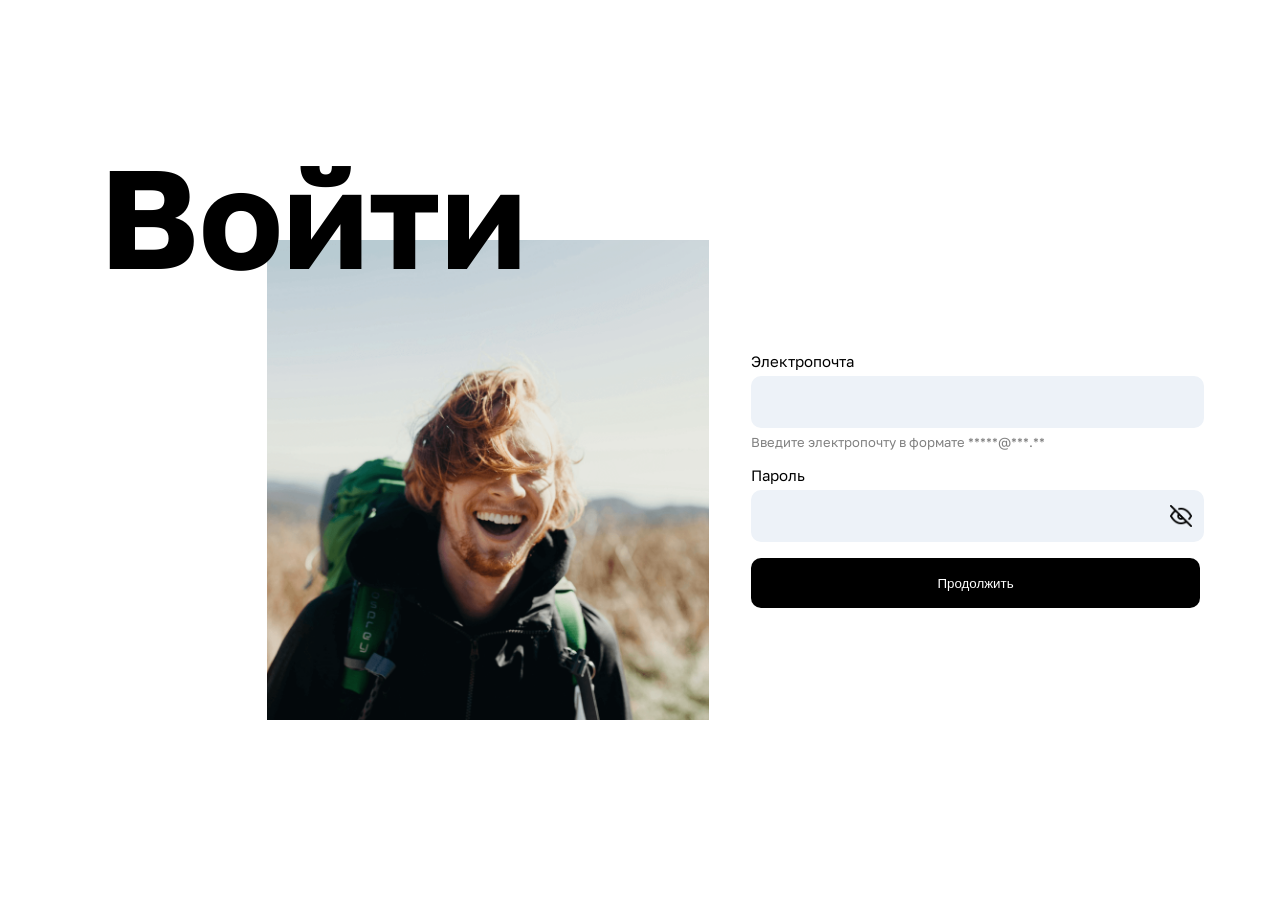
<file: login.html>
<!DOCTYPE html>
<html lang="ru">
<head>
    <meta charset="UTF-8">
    <meta name="viewport" content="width=device-width, initial-scale=1.0">
    <title>Войти</title>
    <link rel="preconnect" href="https://fonts.googleapis.com">
    <link rel="preconnect" href="https://fonts.gstatic.com" crossorigin>
    <link href="https://fonts.googleapis.com/css2?family=Golos+Text:wght@400..900&display=swap" rel="stylesheet">
    <link rel="stylesheet" href="login.css">
</head>
<body class="page">
    <main class="login">
        <section class="login__header">
            <h1 class="login__title">
                <span class="login__title-text">Войти</span>
                
            </h1>
            <div class="login__image-wrapper">
                <img
                    class="login__image"
                    src="images/man.png"
                    srcset="images/man.png"
                    alt="happy man"
                >
            </div>
        </section>

        <section class="login__form">
            <div class="login__form-warp">
                <div class="login__field">
                    <label class="login__label" for="email">Электропочта</label>
                    <input class="login__input" type="email" id="email" name="email">
                    <p class="login__hint">Введите электропочту в формате *****@***.**</p>
                </div>

                <div class="login__field">
                    <label class="login__label" for="password">Пароль</label>
                    <div class="login__password-wrapper">
                        <input class="login__input" type="password" id="password" name="password">
                        <img src="images/Eye.png" alt="Показать пароль" class="login__eye">
                    </div>
                </div>
                
                <button class="login__button" type="submit">Продолжить</button>               
            </div>
        </section>
    </main>
</body>
</html>
</file>
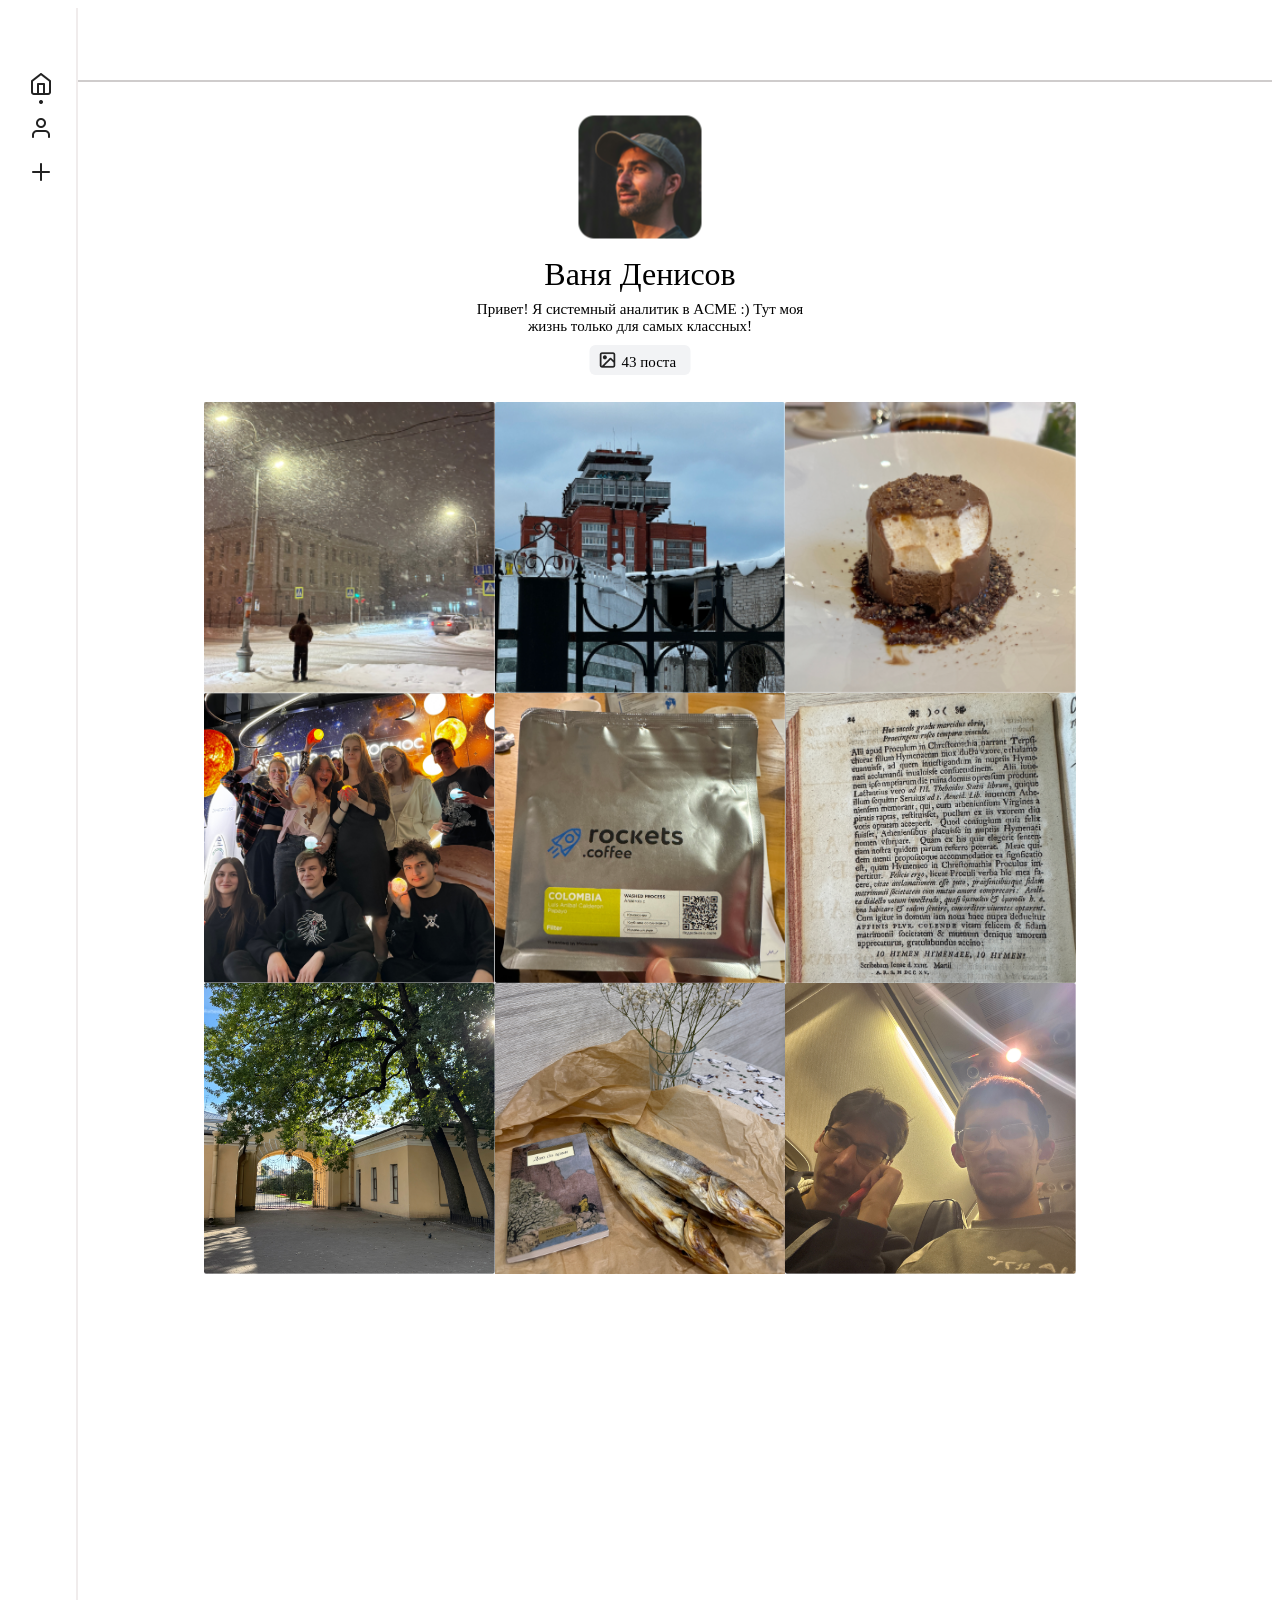
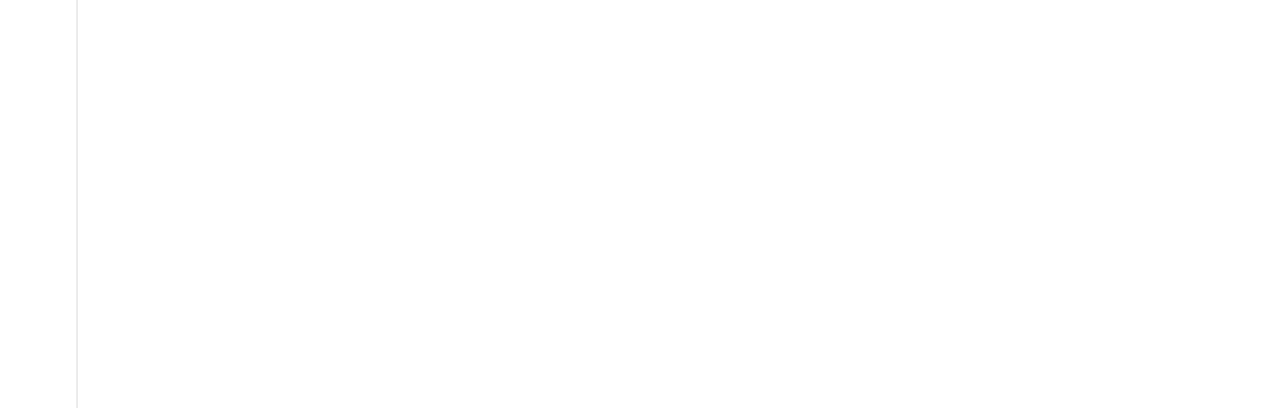
<file: profile.html>
<!DOCTYPE html>
<html lang="en">
<head>
    <meta charset="UTF-8">
    <meta name="viewport" content="width=device-width, initial-scale=1.0">
    <title>profile</title>
    <link rel="preconnect" href="https://fonts.googleapis.com">
    <link rel="preconnect" href="https://fonts.gstatic.com" crossorigin>
    <link href="https://fonts.googleapis.com/css2?family=Golos+Text:wght@400..900&display=swap" rel="stylesheet">
    <link rel="stylesheet" href="/profile.css">
</head>
<body class="body">
    <header class="header">
        <ul class="header__menu">
            <li><img class="header__menu-image" src="images/Menu_Item1.png" alt="home"></li>
            <li ><img class="header__menu-image" src="images/Menu_Item3.png" alt="personal-home"></li>
            <li><img class="header__menu-image" src="images/Menu_Item2.png" alt="add-photo"></li>
        </ul>
    </header>
    <main class="main">
        <h1 class="main__head"></h1>
        <div class="user-feed">
            <div class="user-feed-icon">
                <img class="photo-profile" src="images/larch4x.png" alt="larch">
            </div>
            <p class="user-feed-name">Ваня Денисов</p>
            <p class="user-feed-description">Привет! Я системный аналитик в ACME :) Тут моя жизнь только для самых классных!</p>
            <div class="user-feed-button">
                <img class="user-feed-button__photo" src="images/logo-photo-galery.png" alt="logo">
                <span class="user-feed-button__span">43 поста</span>
            </div>
            <div class="user-feed-photos">
                <img class="user-feed-photos__photo-user" src="images/photo-user/winter.png" alt="fish">
                <img class="user-feed-photos__photo-user" src="images/photo-user/bottle.png" alt="fish">
                <img class="user-feed-photos__photo-user" src="images/photo-user/puncake.png" alt="fish">
                <img class="user-feed-photos__photo-user" src="images/photo-user/party.png" alt="fish">
                <img class="user-feed-photos__photo-user" src="images/photo-user/rocletcoffee.png" alt="fish">
                <img class="user-feed-photos__photo-user" src="images/photo-user/oldbook.png" alt="fish">
                <img class="user-feed-photos__photo-user" src="images/photo-user/street.png" alt="fish">
                <img class="user-feed-photos__photo-user" src="images/fish.png" alt="fish">
                <img class="user-feed-photos__photo-user" src="images/photo-user/people.png" alt="fish">
            </div>
        </div>
    </main>
</body>
</html>
</file>
<file: login.css>
.page {
    width: 100%;
    font-family: "Golos Text", sans-serif, Arial;
    margin: 0;
}

.login {
    width: 1200px;
    height: 800px;
    display: grid;
    grid-template-columns: 751px 1fr;
}

.login__header {
    display: grid;
    grid-template: repeat(10, 10%) / repeat(10, 10%)
}


.login__title {
    z-index: 2;
    grid-column: 2 / 8;
    grid-row: 3 / 5;
    display: flex;
    justify-content: flex-end;
    align-items: flex-end;  
}
.login__title-text {
    font-size: 140px;
    font-weight: 700;
}
.login__image-wrapper {
    z-index: 1;
    grid-column: 4 / 11;
    grid-row: 4 / 10;
}

.login__image {
    width: 100%;
    height: 100%;
    object-fit: contain;
}


.login__form {
    display: grid;
    grid-template: repeat(10, 10%) / repeat(5, 20%);
}

.login__form-warp {
    grid-column: 1 / 6;
    grid-row: 4 / 10;

    display: flex;
    flex-direction: column;
    justify-content: center;
    gap: 16px;
}


.login__field {
    display: flex;
    flex-direction: column;
    gap: 6px;
    
}

.login__label {
    margin: 0;
    font-size: 15px;
}

.login__hint {
    font-size: 13px;
    margin: 0;
    color: gray;
}

.login__input {
    /* width: 448.98px; */
    width: 100%;
    height: 50px;
    background-color: #edf2f8;
    border-radius: 10px;
    border: none;
    outline: none;
}

.login__password-wrapper {
    position: relative;
    display: flex;
    align-items: center;
    
}
.login__eye {
    width: 22px;
    height: 22px;
    margin-left: -34px; 
    filter: invert(100%);
}

.login__button {
    width: 100%;
    height: 50px;

    background-color: black;
    color: white;

    border-radius: 10px;
    border: none;

    cursor: pointer;
}
</file>
<file: profile.css>
.body {
    display: flex;
}

.header {
    width: 72px;
    height: 2000px;
    border-right: 2px solid rgb(240, 236, 236); 
}

.header__menu {
    padding-top: 40px;
    padding-left: 13px;

    list-style: none;     
}

.header__menu-image {
    width: 40px;
}

.main {
    width: 100%;
    height: 100%;
}
 
.main__head {
    margin: 0px;
    width: 100%;
    height: 72px;
    border-bottom: 2px solid rgb(207, 204, 204);  

} 

.user-feed {
    width: 474px;
    height: 100%;
    margin: 0 auto;
}

.user-feed-icon {
    position: absolute;
    left: 50%;
    transform: translate(-50%, -50%);
    margin-top: 97px;
    width: 123px;
}

.photo-profile {
    width: 123px;
}

.user-feed-name {
    position: absolute;
    width: 361px;
    height: 32px;
    font-size: 32px;
    font-weight: 500;
    top: 240px;
    left: 50%;
    transform: translate(-50%, -50%);
    text-align: center;
}

.user-feed-description {
    position: absolute;
    width: 361px;
    height: 36px;
    font-size: 15px;
    font-weight: 400;
    left: 50%;
    top: 304px;
    transform: translate(-50%, -50%);
    text-align: center;
}

.user-feed-button {
    position: absolute;
    display: flex;
    width: 101px;
    height: 30px;
    left: 50%;
    top: 360px;
    background-color: #F2F3F5;
    transform: translate(-50%, -50%);
    border-radius: 6px;
}

.user-feed-button__photo {
    width: 16px;
    height: 16px;
    margin: auto;
    margin-left: 10px;
}

.user-feed-button__span {
    width: 59px;
    height: 18px;
    font-size: 15px;
    font-weight: 400;
    margin: auto;
    margin-bottom: 3px;
    margin-right: 10px;   
}

.user-feed-photos {
    display: grid;
    grid-template-columns: repeat(3, 1fr);
    position: absolute;
    left: 50%;
    top: 402px;
    background-color: #F2F3F5;
    transform: translateX(-50%);
    width: 872px;
    height: auto;
}

.user-feed-photos__photo-user {
    width: 100%;
    height: auto;
    display: block;
}
</file>
